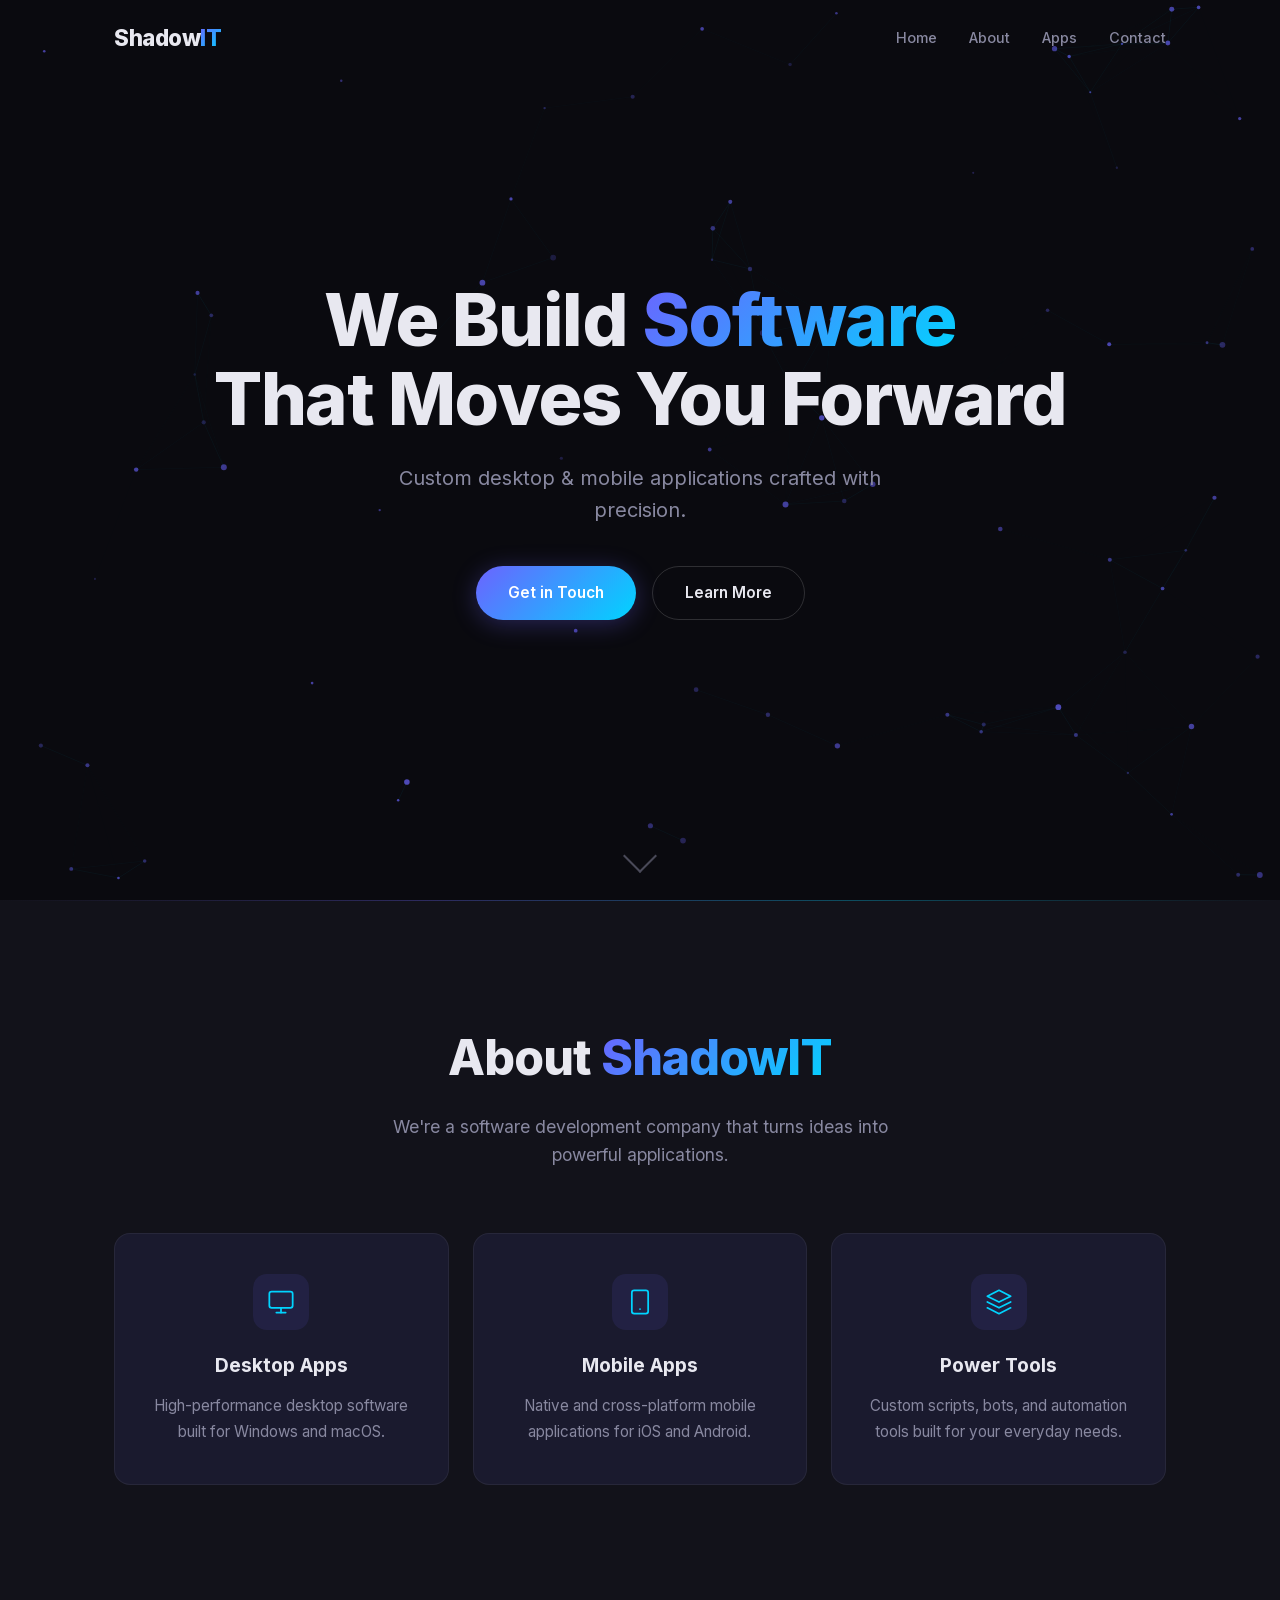
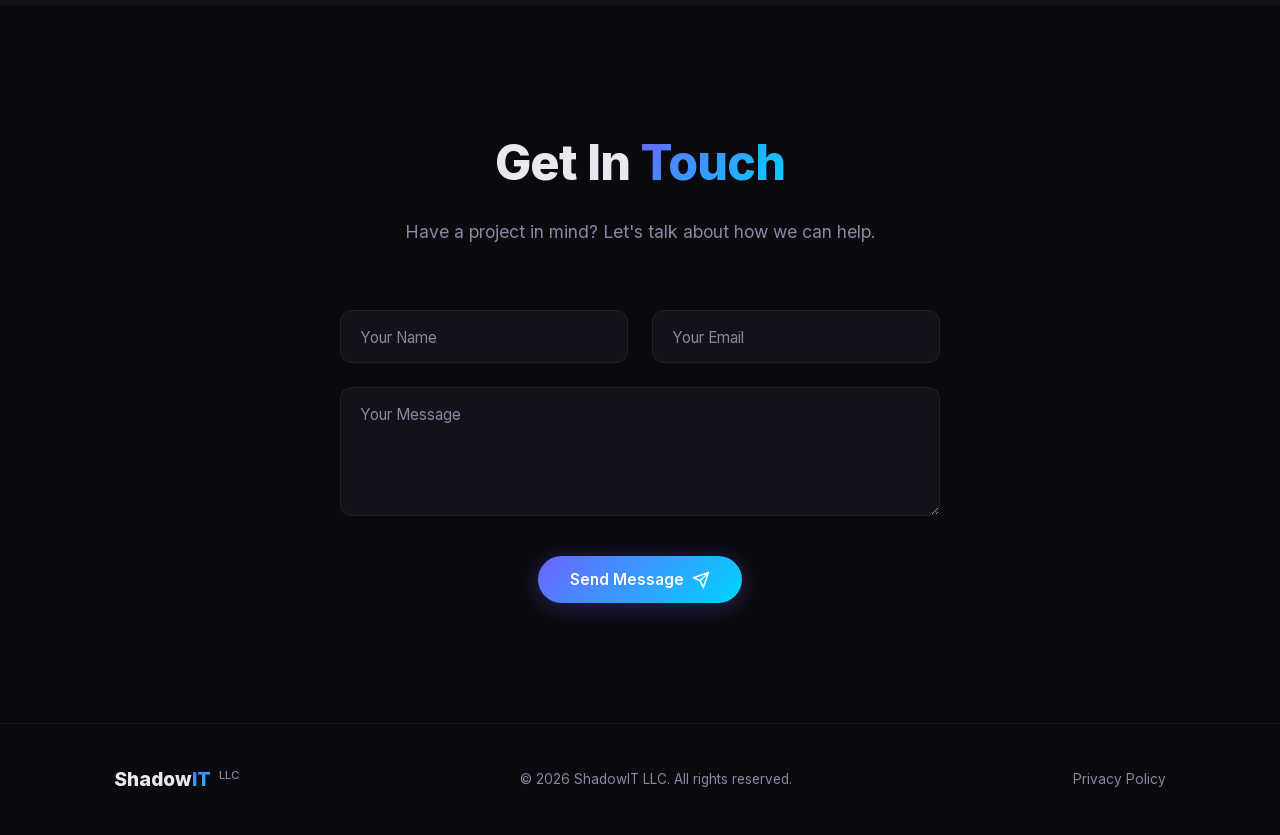
<file: index.html>
<!DOCTYPE html>
<html lang="en">
<head>
  <meta charset="UTF-8">
  <meta name="viewport" content="width=device-width, initial-scale=1.0">
  <title>ShadowIT LLC — Software Development</title>
  <meta name="description" content="ShadowIT LLC builds custom software for desktop and mobile platforms.">
  <link rel="canonical" href="https://theshadowitgroup.com/">
  <meta property="og:type" content="website">
  <meta property="og:title" content="ShadowIT LLC — Software Development">
  <meta property="og:description" content="ShadowIT LLC builds custom software for desktop and mobile platforms.">
  <meta property="og:url" content="https://theshadowitgroup.com/">
  <meta name="twitter:card" content="summary">
  <link rel="icon" type="image/svg+xml" href="/favicon.svg">
  <link rel="apple-touch-icon" href="/apple-touch-icon.png">
  <script>document.documentElement.classList.add('js');</script>
  <link rel="stylesheet" href="style.css">
</head>
<body>
  <a class="skip-link" href="#main-content">Skip to content</a>

  <!-- Navigation -->
  <nav class="navbar" id="navbar">
    <div class="nav-container">
      <a href="#" class="nav-logo">
        <span class="logo-shadow">Shadow</span><span class="logo-it">IT</span>
      </a>
      <ul class="nav-links" id="nav-links">
        <li><a href="#hero">Home</a></li>
        <li><a href="#about">About</a></li>
        <li><a href="/apps/">Apps</a></li>
        <li><a href="#contact">Contact</a></li>
      </ul>
      <button class="nav-toggle" id="nav-toggle" aria-label="Toggle menu" aria-expanded="false" aria-controls="nav-links">
        <span></span>
        <span></span>
        <span></span>
      </button>
    </div>
  </nav>

  <main id="main-content" tabindex="-1">

  <!-- Hero Section -->
  <section class="hero" id="hero">
    <canvas id="particle-canvas"></canvas>
    <div class="hero-content">
      <h1 class="hero-title fade-up">
        We Build <span class="gradient-text">Software</span><br>
        That Moves You Forward
      </h1>
      <p class="hero-subtitle fade-up">
        Custom desktop &amp; mobile applications crafted with precision.
      </p>
      <div class="hero-buttons fade-up">
        <a href="#contact" class="btn btn-primary">Get in Touch</a>
        <a href="#about" class="btn btn-outline">Learn More</a>
      </div>
    </div>
    <a href="#about" class="scroll-indicator" aria-label="Scroll down">
      <div class="scroll-arrow"></div>
    </a>
  </section>

  <!-- About Section -->
  <section class="about" id="about">
    <div class="container">
      <h2 class="section-title fade-up">About <span class="gradient-text">ShadowIT</span></h2>
      <p class="section-subtitle fade-up">
        We're a software development company that turns ideas into powerful applications.
      </p>
      <div class="about-grid">
        <div class="about-card fade-up">
          <div class="card-icon">
            <svg aria-hidden="true" viewBox="0 0 24 24" fill="none" stroke="currentColor" stroke-width="1.5" stroke-linecap="round" stroke-linejoin="round">
              <rect x="2" y="3" width="20" height="14" rx="2"/><path d="M8 21h8"/><path d="M12 17v4"/>
            </svg>
          </div>
          <h3>Desktop Apps</h3>
          <p>High-performance desktop software built for Windows and macOS.</p>
        </div>
        <div class="about-card fade-up">
          <div class="card-icon">
            <svg aria-hidden="true" viewBox="0 0 24 24" fill="none" stroke="currentColor" stroke-width="1.5" stroke-linecap="round" stroke-linejoin="round">
              <rect x="5" y="2" width="14" height="20" rx="2"/><path d="M12 18h.01"/>
            </svg>
          </div>
          <h3>Mobile Apps</h3>
          <p>Native and cross-platform mobile applications for iOS and Android.</p>
        </div>
        <div class="about-card fade-up">
          <div class="card-icon">
            <svg aria-hidden="true" viewBox="0 0 24 24" fill="none" stroke="currentColor" stroke-width="1.5" stroke-linecap="round" stroke-linejoin="round">
              <path d="M12 2L2 7l10 5 10-5-10-5z"/><path d="M2 17l10 5 10-5"/><path d="M2 12l10 5 10-5"/>
            </svg>
          </div>
          <h3>Power Tools</h3>
          <p>Custom scripts, bots, and automation tools built for your everyday needs.</p>
        </div>
      </div>
    </div>
  </section>

  <!-- Contact Section -->
  <section class="contact" id="contact">
    <div class="container">
      <h2 class="section-title fade-up">Get In <span class="gradient-text">Touch</span></h2>
      <p class="section-subtitle fade-up">
        Have a project in mind? Let's talk about how we can help.
      </p>
      <form class="contact-form fade-up" id="contact-form" action="https://formsubmit.co/1deec119cb0fc83104690aa9dcab544b" method="POST">
        <input type="hidden" name="_subject" value="New message from ShadowIT website">
        <input type="hidden" name="_next" value="https://theshadowitgroup.com">
        <input type="hidden" name="_captcha" value="false">
        <input type="text" name="_honey" style="display:none" tabindex="-1" autocomplete="off" aria-hidden="true">
        <div class="form-group">
          <input type="text" id="name" name="name" required placeholder=" ">
          <label for="name">Your Name</label>
        </div>
        <div class="form-group">
          <input type="email" id="email" name="email" required placeholder=" ">
          <label for="email">Your Email</label>
        </div>
        <div class="form-group full-width">
          <textarea id="message" name="message" rows="5" required placeholder=" "></textarea>
          <label for="message">Your Message</label>
        </div>
        <button type="submit" class="btn btn-primary btn-submit">
          <span>Send Message</span>
          <svg class="send-icon" viewBox="0 0 24 24" fill="none" stroke="currentColor" stroke-width="2" stroke-linecap="round" stroke-linejoin="round">
            <path d="M22 2L11 13"/><path d="M22 2L15 22L11 13L2 9L22 2Z"/>
          </svg>
        </button>
      </form>
    </div>
  </section>

  </main>

  <!-- Footer -->
  <footer class="footer">
    <div class="container">
      <div class="footer-content">
        <div class="footer-logo">
          <span class="logo-shadow">Shadow</span><span class="logo-it">IT</span>
          <span class="footer-llc">LLC</span>
        </div>
        <p class="footer-text">&copy; 2026 ShadowIT LLC. All rights reserved.</p>
        <a class="footer-link" href="/privacy/">Privacy Policy</a>
      </div>
    </div>
  </footer>

  <script src="script.js"></script>
</body>
</html>
</file>
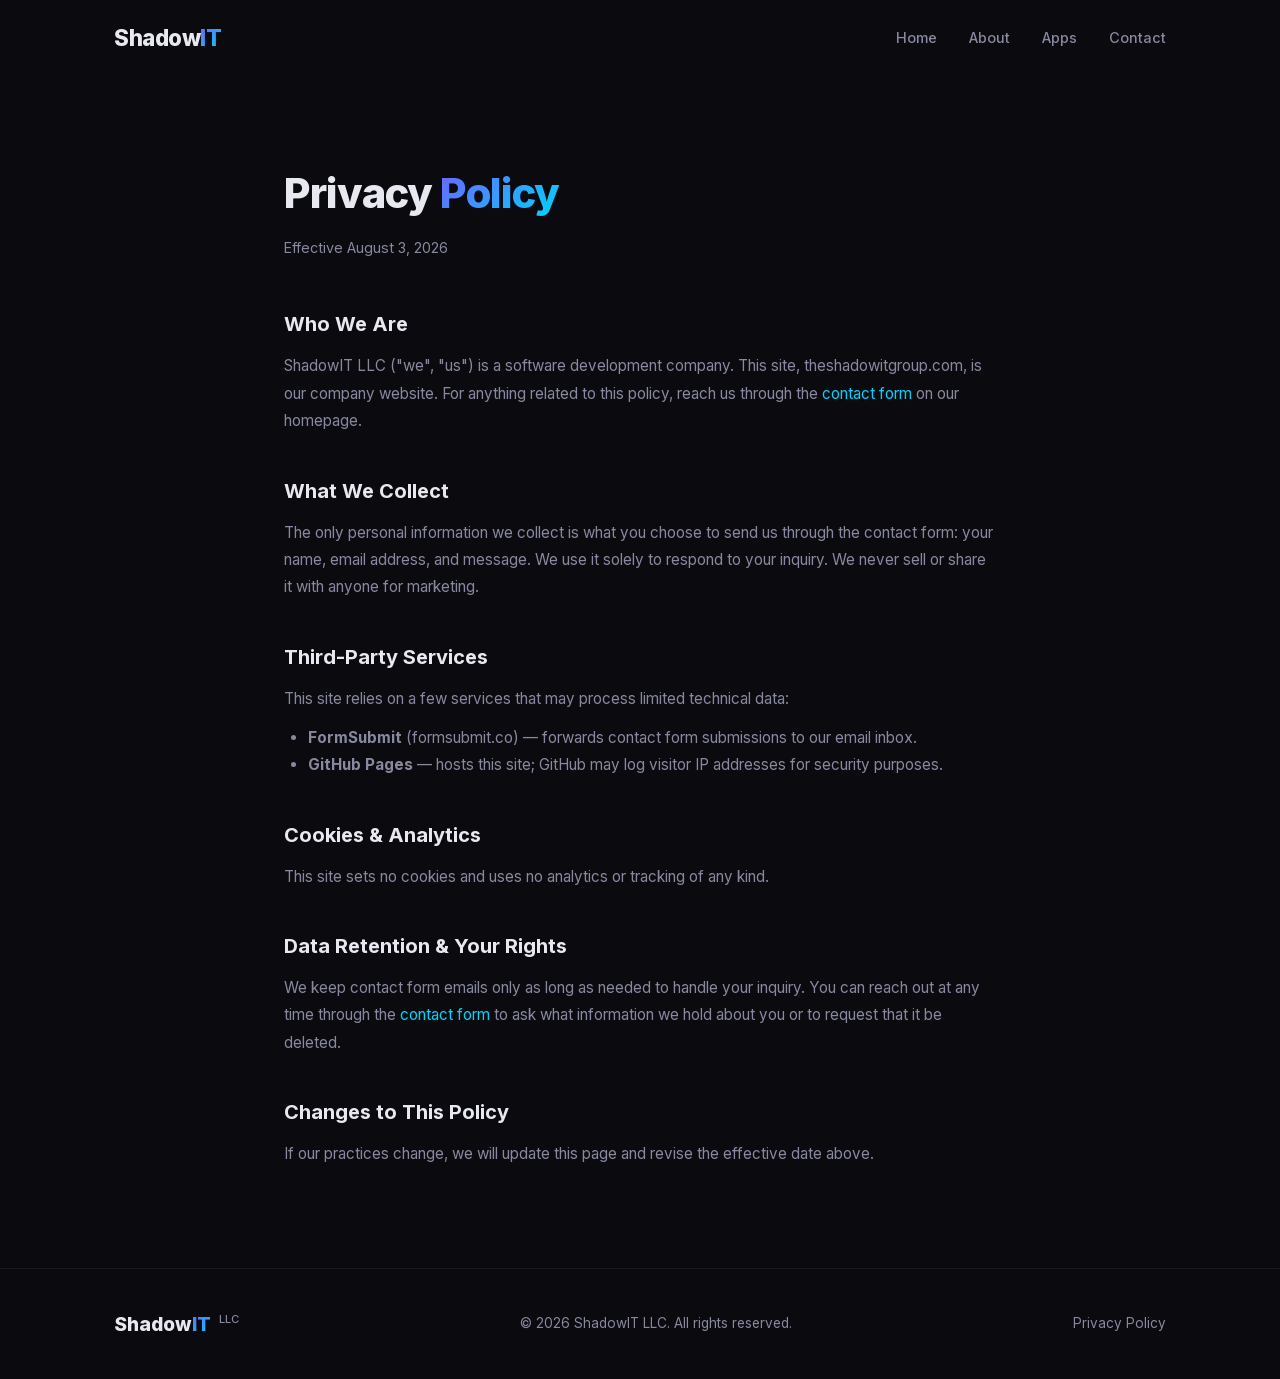
<file: privacy/index.html>
<!DOCTYPE html>
<html lang="en">
<head>
  <meta charset="UTF-8">
  <meta name="viewport" content="width=device-width, initial-scale=1.0">
  <title>Privacy Policy — ShadowIT LLC</title>
  <meta name="description" content="How ShadowIT LLC handles information collected through theshadowitgroup.com.">
  <link rel="canonical" href="https://theshadowitgroup.com/privacy/">
  <link rel="icon" type="image/svg+xml" href="/favicon.svg">
  <link rel="apple-touch-icon" href="/apple-touch-icon.png">
  <script>document.documentElement.classList.add('js');</script>
  <link rel="stylesheet" href="/style.css">
</head>
<body>
  <a class="skip-link" href="#main-content">Skip to content</a>

  <!-- Navigation -->
  <nav class="navbar scrolled" id="navbar">
    <div class="nav-container">
      <a href="/" class="nav-logo">
        <span class="logo-shadow">Shadow</span><span class="logo-it">IT</span>
      </a>
      <ul class="nav-links" id="nav-links">
        <li><a href="/">Home</a></li>
        <li><a href="/#about">About</a></li>
        <li><a href="/apps/">Apps</a></li>
        <li><a href="/#contact">Contact</a></li>
      </ul>
      <button class="nav-toggle" id="nav-toggle" aria-label="Toggle menu" aria-expanded="false" aria-controls="nav-links">
        <span></span>
        <span></span>
        <span></span>
      </button>
    </div>
  </nav>

  <main id="main-content" class="legal" tabindex="-1">
    <div class="container">
      <h1>Privacy <span class="gradient-text">Policy</span></h1>
      <p class="effective-date">Effective August 3, 2026</p>

      <h2>Who We Are</h2>
      <p>
        ShadowIT LLC ("we", "us") is a software development company. This site,
        theshadowitgroup.com, is our company website. For anything related to this
        policy, reach us through the <a href="/#contact">contact form</a> on our homepage.
      </p>

      <h2>What We Collect</h2>
      <p>
        The only personal information we collect is what you choose to send us through
        the contact form: your name, email address, and message. We use it solely to
        respond to your inquiry. We never sell or share it with anyone for marketing.
      </p>

      <h2>Third-Party Services</h2>
      <p>This site relies on a few services that may process limited technical data:</p>
      <ul>
        <li><strong>FormSubmit</strong> (formsubmit.co) — forwards contact form submissions to our email inbox.</li>
        <li><strong>GitHub Pages</strong> — hosts this site; GitHub may log visitor IP addresses for security purposes.</li>
      </ul>

      <h2>Cookies &amp; Analytics</h2>
      <p>This site sets no cookies and uses no analytics or tracking of any kind.</p>

      <h2>Data Retention &amp; Your Rights</h2>
      <p>
        We keep contact form emails only as long as needed to handle your inquiry.
        You can reach out at any time through the <a href="/#contact">contact form</a>
        to ask what information we hold about you or to request that it be deleted.
      </p>

      <h2>Changes to This Policy</h2>
      <p>
        If our practices change, we will update this page and revise the effective
        date above.
      </p>
    </div>
  </main>

  <!-- Footer -->
  <footer class="footer">
    <div class="container">
      <div class="footer-content">
        <div class="footer-logo">
          <span class="logo-shadow">Shadow</span><span class="logo-it">IT</span>
          <span class="footer-llc">LLC</span>
        </div>
        <p class="footer-text">&copy; 2026 ShadowIT LLC. All rights reserved.</p>
        <a class="footer-link" href="/privacy/">Privacy Policy</a>
      </div>
    </div>
  </footer>

  <script src="/script.js"></script>
</body>
</html>
</file>
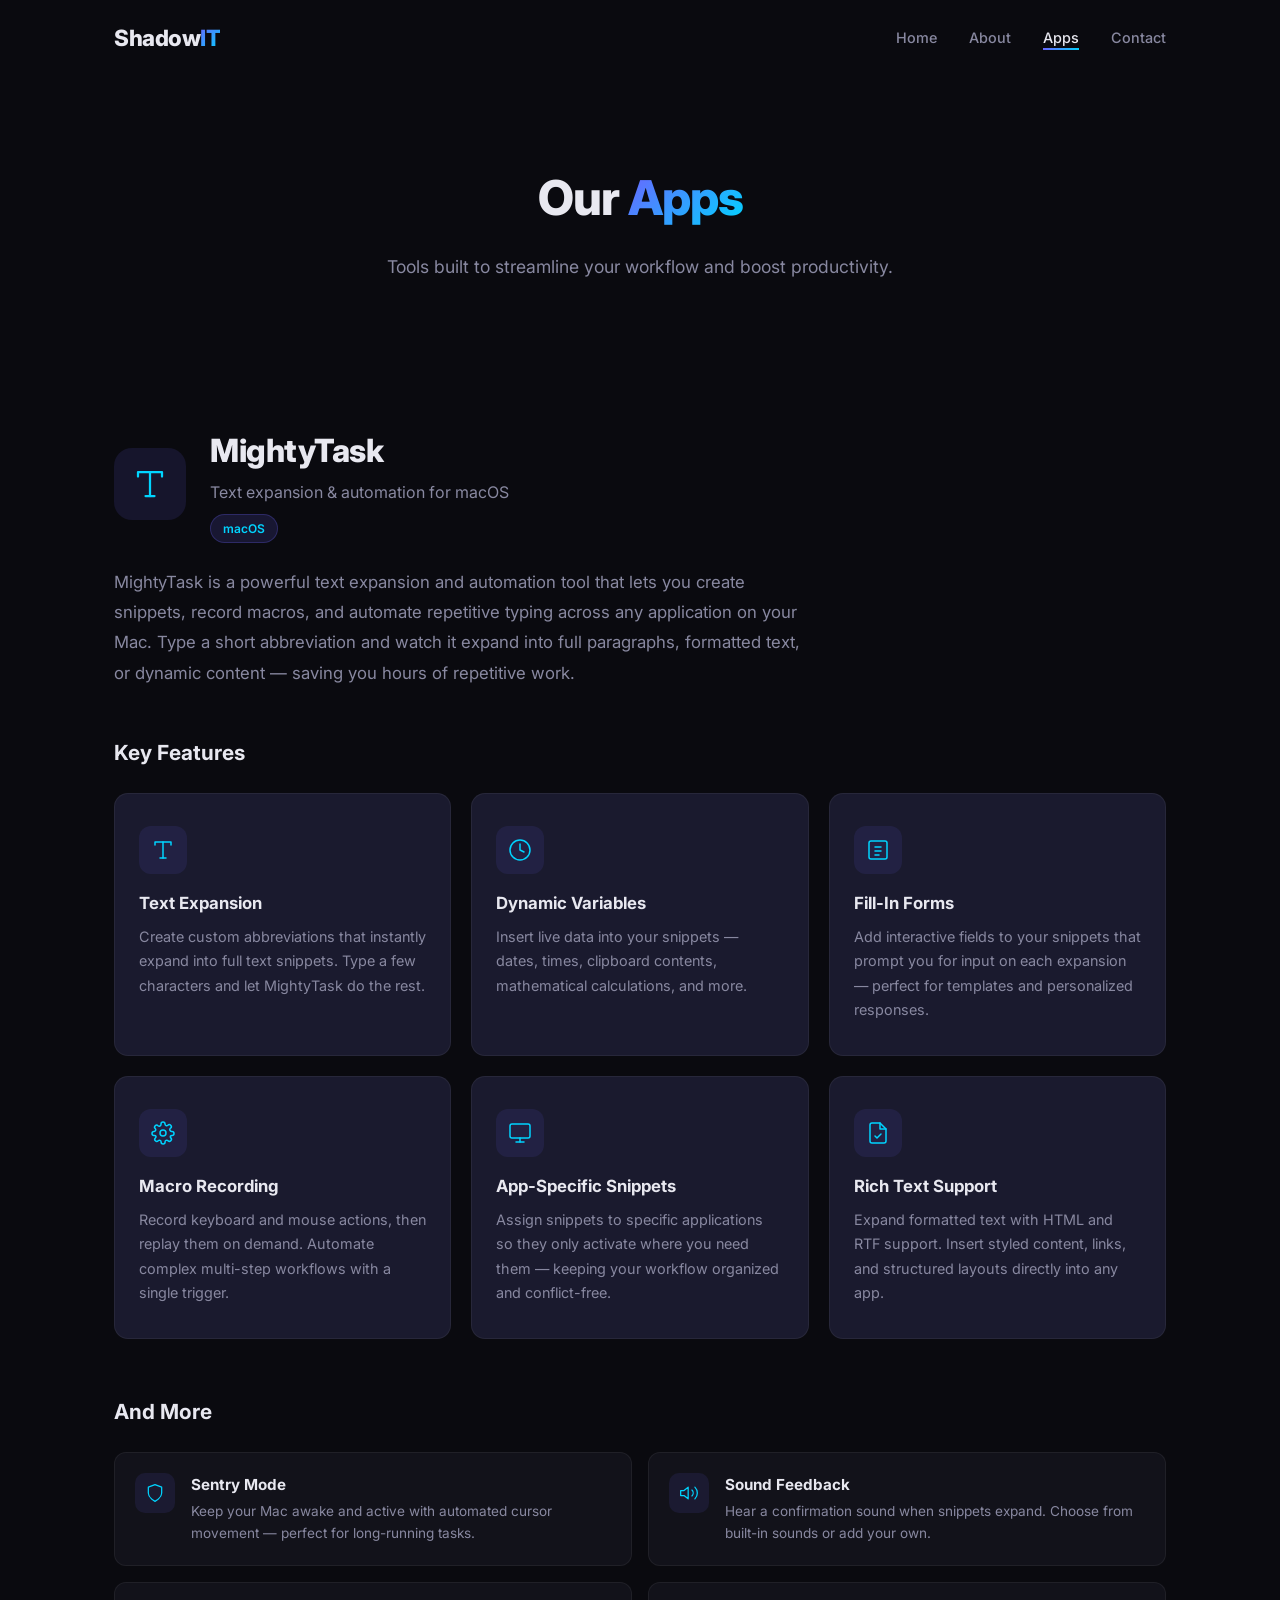
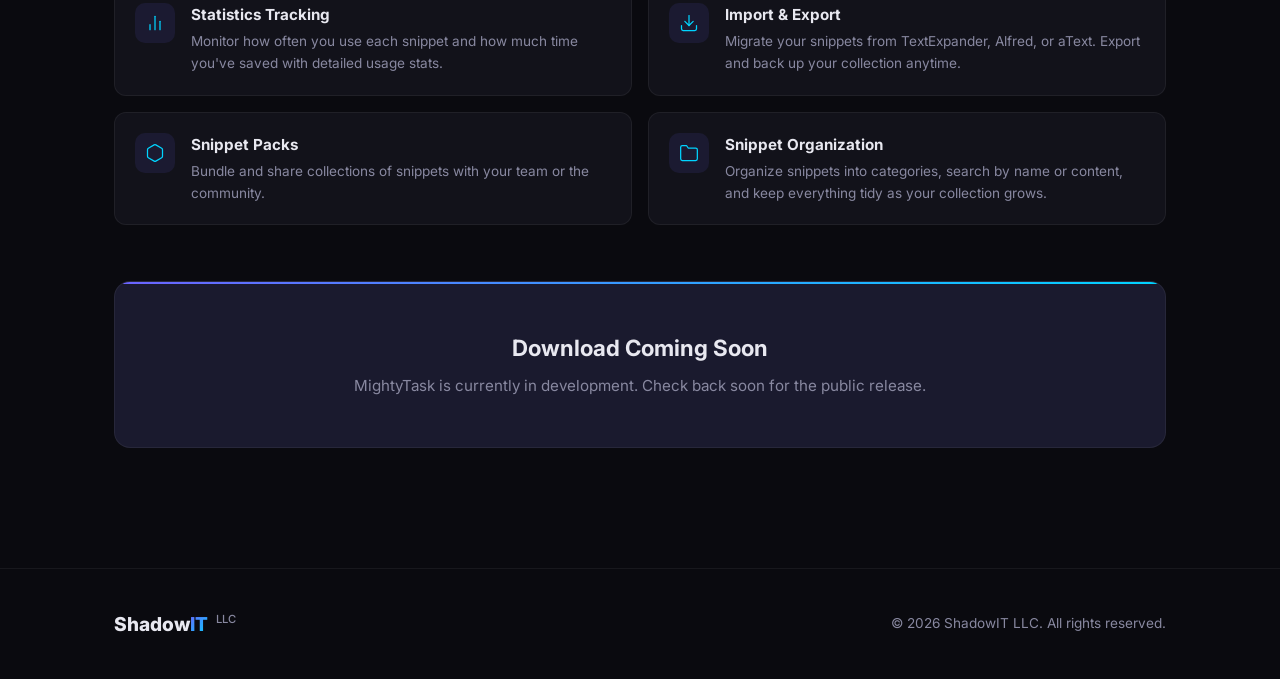
<file: apps.html>
<!DOCTYPE html>
<html lang="en">
<head>
  <meta charset="UTF-8">
  <meta name="viewport" content="width=device-width, initial-scale=1.0">
  <title>Our Apps — ShadowIT LLC</title>
  <meta name="description" content="Explore apps built by ShadowIT LLC. MightyTask — a powerful text expansion and automation tool for macOS.">
  <link rel="stylesheet" href="style.css">
  <link rel="preconnect" href="https://fonts.googleapis.com">
  <link rel="preconnect" href="https://fonts.gstatic.com" crossorigin>
  <link href="https://fonts.googleapis.com/css2?family=Inter:wght@400;500;600;700;800&display=swap" rel="stylesheet">
</head>
<body>
  <!-- Navigation -->
  <nav class="navbar scrolled" id="navbar">
    <div class="nav-container">
      <a href="index.html" class="nav-logo">
        <span class="logo-shadow">Shadow</span><span class="logo-it">IT</span>
      </a>
      <ul class="nav-links">
        <li><a href="index.html">Home</a></li>
        <li><a href="index.html#about">About</a></li>
        <li><a href="apps.html" class="active">Apps</a></li>
        <li><a href="index.html#contact">Contact</a></li>
      </ul>
      <button class="nav-toggle" id="nav-toggle" aria-label="Toggle menu">
        <span></span>
        <span></span>
        <span></span>
      </button>
    </div>
  </nav>

  <!-- Apps Hero -->
  <section class="apps-hero">
    <div class="container">
      <h1 class="section-title fade-up">Our <span class="gradient-text">Apps</span></h1>
      <p class="section-subtitle fade-up">
        Tools built to streamline your workflow and boost productivity.
      </p>
    </div>
  </section>

  <!-- MightyTask Showcase -->
  <section class="app-showcase">
    <div class="container">
      <!-- App Header -->
      <div class="app-header fade-up">
        <div class="app-icon">
          <svg viewBox="0 0 24 24" fill="none" stroke="currentColor" stroke-width="1.5" stroke-linecap="round" stroke-linejoin="round">
            <path d="M4 7V4h16v3"/><path d="M9 20h6"/><path d="M12 4v16"/>
          </svg>
        </div>
        <div class="app-info">
          <h2 class="app-name">MightyTask</h2>
          <p class="app-tagline">Text expansion &amp; automation for macOS</p>
          <span class="badge">macOS</span>
        </div>
      </div>

      <p class="app-description fade-up">
        MightyTask is a powerful text expansion and automation tool that lets you create snippets,
        record macros, and automate repetitive typing across any application on your Mac.
        Type a short abbreviation and watch it expand into full paragraphs, formatted text,
        or dynamic content — saving you hours of repetitive work.
      </p>

      <!-- Primary Features -->
      <h3 class="features-heading fade-up">Key Features</h3>
      <div class="feature-cards">
        <div class="feature-card fade-up">
          <div class="feature-icon">
            <svg viewBox="0 0 24 24" fill="none" stroke="currentColor" stroke-width="1.5" stroke-linecap="round" stroke-linejoin="round">
              <path d="M4 7V4h16v3"/><path d="M9 20h6"/><path d="M12 4v16"/>
            </svg>
          </div>
          <h4>Text Expansion</h4>
          <p>Create custom abbreviations that instantly expand into full text snippets. Type a few characters and let MightyTask do the rest.</p>
        </div>

        <div class="feature-card fade-up">
          <div class="feature-icon">
            <svg viewBox="0 0 24 24" fill="none" stroke="currentColor" stroke-width="1.5" stroke-linecap="round" stroke-linejoin="round">
              <circle cx="12" cy="12" r="10"/><path d="M12 6v6l4 2"/>
            </svg>
          </div>
          <h4>Dynamic Variables</h4>
          <p>Insert live data into your snippets — dates, times, clipboard contents, mathematical calculations, and more.</p>
        </div>

        <div class="feature-card fade-up">
          <div class="feature-icon">
            <svg viewBox="0 0 24 24" fill="none" stroke="currentColor" stroke-width="1.5" stroke-linecap="round" stroke-linejoin="round">
              <rect x="3" y="3" width="18" height="18" rx="2"/><path d="M9 9h6"/><path d="M9 13h6"/><path d="M9 17h4"/>
            </svg>
          </div>
          <h4>Fill-In Forms</h4>
          <p>Add interactive fields to your snippets that prompt you for input on each expansion — perfect for templates and personalized responses.</p>
        </div>

        <div class="feature-card fade-up">
          <div class="feature-icon">
            <svg viewBox="0 0 24 24" fill="none" stroke="currentColor" stroke-width="1.5" stroke-linecap="round" stroke-linejoin="round">
              <circle cx="12" cy="12" r="3"/><path d="M19.4 15a1.65 1.65 0 00.33 1.82l.06.06a2 2 0 01-2.83 2.83l-.06-.06a1.65 1.65 0 00-1.82-.33 1.65 1.65 0 00-1 1.51V21a2 2 0 01-4 0v-.09a1.65 1.65 0 00-1-1.51 1.65 1.65 0 00-1.82.33l-.06.06a2 2 0 01-2.83-2.83l.06-.06A1.65 1.65 0 005 15.4a1.65 1.65 0 00-1.51-1H3a2 2 0 010-4h.09A1.65 1.65 0 004.6 9.4a1.65 1.65 0 00-.33-1.82l-.06-.06a2 2 0 012.83-2.83l.06.06A1.65 1.65 0 009 5a1.65 1.65 0 001-1.51V3a2 2 0 014 0v.09a1.65 1.65 0 001 1.51 1.65 1.65 0 001.82-.33l.06-.06a2 2 0 012.83 2.83l-.06.06A1.65 1.65 0 0019 9.4a1.65 1.65 0 001.51 1H21a2 2 0 010 4h-.09a1.65 1.65 0 00-1.51 1z"/>
            </svg>
          </div>
          <h4>Macro Recording</h4>
          <p>Record keyboard and mouse actions, then replay them on demand. Automate complex multi-step workflows with a single trigger.</p>
        </div>

        <div class="feature-card fade-up">
          <div class="feature-icon">
            <svg viewBox="0 0 24 24" fill="none" stroke="currentColor" stroke-width="1.5" stroke-linecap="round" stroke-linejoin="round">
              <rect x="2" y="3" width="20" height="14" rx="2"/><path d="M8 21h8"/><path d="M12 17v4"/>
            </svg>
          </div>
          <h4>App-Specific Snippets</h4>
          <p>Assign snippets to specific applications so they only activate where you need them — keeping your workflow organized and conflict-free.</p>
        </div>

        <div class="feature-card fade-up">
          <div class="feature-icon">
            <svg viewBox="0 0 24 24" fill="none" stroke="currentColor" stroke-width="1.5" stroke-linecap="round" stroke-linejoin="round">
              <path d="M14 2H6a2 2 0 00-2 2v16a2 2 0 002 2h12a2 2 0 002-2V8z"/><polyline points="14 2 14 8 20 8"/><path d="M9 15l2 2 4-4"/>
            </svg>
          </div>
          <h4>Rich Text Support</h4>
          <p>Expand formatted text with HTML and RTF support. Insert styled content, links, and structured layouts directly into any app.</p>
        </div>
      </div>

      <!-- Additional Features -->
      <h3 class="features-heading fade-up">And More</h3>
      <div class="detail-grid">
        <div class="detail-item fade-up">
          <div class="detail-icon">
            <svg viewBox="0 0 24 24" fill="none" stroke="currentColor" stroke-width="1.5" stroke-linecap="round" stroke-linejoin="round">
              <path d="M12 22s8-4 8-10V5l-8-3-8 3v7c0 6 8 10 8 10z"/>
            </svg>
          </div>
          <div>
            <h4>Sentry Mode</h4>
            <p>Keep your Mac awake and active with automated cursor movement — perfect for long-running tasks.</p>
          </div>
        </div>

        <div class="detail-item fade-up">
          <div class="detail-icon">
            <svg viewBox="0 0 24 24" fill="none" stroke="currentColor" stroke-width="1.5" stroke-linecap="round" stroke-linejoin="round">
              <polygon points="11 5 6 9 2 9 2 15 6 15 11 19 11 5"/><path d="M19.07 4.93a10 10 0 010 14.14"/><path d="M15.54 8.46a5 5 0 010 7.07"/>
            </svg>
          </div>
          <div>
            <h4>Sound Feedback</h4>
            <p>Hear a confirmation sound when snippets expand. Choose from built-in sounds or add your own.</p>
          </div>
        </div>

        <div class="detail-item fade-up">
          <div class="detail-icon">
            <svg viewBox="0 0 24 24" fill="none" stroke="currentColor" stroke-width="1.5" stroke-linecap="round" stroke-linejoin="round">
              <path d="M18 20V10"/><path d="M12 20V4"/><path d="M6 20v-6"/>
            </svg>
          </div>
          <div>
            <h4>Statistics Tracking</h4>
            <p>Monitor how often you use each snippet and how much time you've saved with detailed usage stats.</p>
          </div>
        </div>

        <div class="detail-item fade-up">
          <div class="detail-icon">
            <svg viewBox="0 0 24 24" fill="none" stroke="currentColor" stroke-width="1.5" stroke-linecap="round" stroke-linejoin="round">
              <path d="M21 15v4a2 2 0 01-2 2H5a2 2 0 01-2-2v-4"/><polyline points="7 10 12 15 17 10"/><line x1="12" y1="15" x2="12" y2="3"/>
            </svg>
          </div>
          <div>
            <h4>Import &amp; Export</h4>
            <p>Migrate your snippets from TextExpander, Alfred, or aText. Export and back up your collection anytime.</p>
          </div>
        </div>

        <div class="detail-item fade-up">
          <div class="detail-icon">
            <svg viewBox="0 0 24 24" fill="none" stroke="currentColor" stroke-width="1.5" stroke-linecap="round" stroke-linejoin="round">
              <path d="M21 16V8a2 2 0 00-1-1.73l-7-4a2 2 0 00-2 0l-7 4A2 2 0 003 8v8a2 2 0 001 1.73l7 4a2 2 0 002 0l7-4A2 2 0 0021 16z"/>
            </svg>
          </div>
          <div>
            <h4>Snippet Packs</h4>
            <p>Bundle and share collections of snippets with your team or the community.</p>
          </div>
        </div>

        <div class="detail-item fade-up">
          <div class="detail-icon">
            <svg viewBox="0 0 24 24" fill="none" stroke="currentColor" stroke-width="1.5" stroke-linecap="round" stroke-linejoin="round">
              <path d="M22 19a2 2 0 01-2 2H4a2 2 0 01-2-2V5a2 2 0 012-2h5l2 3h9a2 2 0 012 2z"/>
            </svg>
          </div>
          <div>
            <h4>Snippet Organization</h4>
            <p>Organize snippets into categories, search by name or content, and keep everything tidy as your collection grows.</p>
          </div>
        </div>
      </div>

      <!-- Coming Soon CTA -->
      <div class="cta-card fade-up">
        <h3>Download Coming Soon</h3>
        <p>MightyTask is currently in development. Check back soon for the public release.</p>
      </div>
    </div>
  </section>

  <!-- Footer -->
  <footer class="footer">
    <div class="container">
      <div class="footer-content">
        <div class="footer-logo">
          <span class="logo-shadow">Shadow</span><span class="logo-it">IT</span>
          <span class="footer-llc">LLC</span>
        </div>
        <p class="footer-text">&copy; 2026 ShadowIT LLC. All rights reserved.</p>
      </div>
    </div>
  </footer>

  <script src="script.js"></script>
</body>
</html>
</file>
<file: style.css>
/* ===== Self-hosted Font ===== */
@font-face {
  font-family: 'Inter';
  font-style: normal;
  font-weight: 100 900;
  font-display: swap;
  src: url('fonts/inter-variable-latin.woff2') format('woff2');
}

/* ===== Reset & Base ===== */
*, *::before, *::after {
  margin: 0;
  padding: 0;
  box-sizing: border-box;
}

:root {
  --bg-primary: #0a0a0f;
  --bg-secondary: #12121a;
  --bg-card: #1a1a2e;
  --text-primary: #e8e8f0;
  --text-secondary: #8888a0;
  --accent-1: #6c63ff;
  --accent-2: #00d4ff;
  --accent-gradient: linear-gradient(135deg, var(--accent-1), var(--accent-2));
  --border-color: rgba(255, 255, 255, 0.06);
  --glow: 0 0 40px rgba(108, 99, 255, 0.15);
}

html {
  scroll-behavior: smooth;
}

body {
  font-family: 'Inter', -apple-system, BlinkMacSystemFont, sans-serif;
  background-color: var(--bg-primary);
  color: var(--text-primary);
  line-height: 1.6;
  overflow-x: hidden;
}

a {
  text-decoration: none;
  color: inherit;
}

.container {
  max-width: 1100px;
  margin: 0 auto;
  padding: 0 24px;
}

.gradient-text {
  background: var(--accent-gradient);
  -webkit-background-clip: text;
  -webkit-text-fill-color: transparent;
  background-clip: text;
}

/* ===== Navbar ===== */
.navbar {
  position: fixed;
  top: 0;
  left: 0;
  right: 0;
  z-index: 1000;
  padding: 20px 0;
  transition: background 0.3s, padding 0.3s, box-shadow 0.3s;
}

.navbar.scrolled {
  background: rgba(10, 10, 15, 0.92);
  backdrop-filter: blur(16px);
  padding: 12px 0;
  box-shadow: 0 1px 0 var(--border-color);
}

.nav-container {
  max-width: 1100px;
  margin: 0 auto;
  padding: 0 24px;
  display: flex;
  align-items: center;
  justify-content: space-between;
}

.nav-logo {
  font-size: 1.4rem;
  font-weight: 800;
  letter-spacing: -0.5px;
}

.logo-shadow {
  color: var(--text-primary);
}

.logo-it {
  background: var(--accent-gradient);
  -webkit-background-clip: text;
  -webkit-text-fill-color: transparent;
  background-clip: text;
}

.nav-links {
  list-style: none;
  display: flex;
  gap: 32px;
}

.nav-links a {
  font-size: 0.9rem;
  font-weight: 500;
  color: var(--text-secondary);
  transition: color 0.3s;
  position: relative;
}

.nav-links a::after {
  content: '';
  position: absolute;
  bottom: -4px;
  left: 0;
  width: 0;
  height: 2px;
  background: var(--accent-gradient);
  transition: width 0.3s;
}

.nav-links a:hover {
  color: var(--text-primary);
}

.nav-links a:hover::after {
  width: 100%;
}

.nav-toggle {
  display: none;
  flex-direction: column;
  gap: 5px;
  background: none;
  border: none;
  cursor: pointer;
  padding: 4px;
}

.nav-toggle span {
  width: 24px;
  height: 2px;
  background: var(--text-primary);
  transition: transform 0.3s, opacity 0.3s;
}

.nav-toggle.active span:nth-child(1) {
  transform: rotate(45deg) translate(5px, 5px);
}

.nav-toggle.active span:nth-child(2) {
  opacity: 0;
}

.nav-toggle.active span:nth-child(3) {
  transform: rotate(-45deg) translate(5px, -5px);
}

/* ===== Hero ===== */
.hero {
  position: relative;
  min-height: 100vh;
  display: flex;
  align-items: center;
  justify-content: center;
  text-align: center;
  overflow: hidden;
}

#particle-canvas {
  position: absolute;
  top: 0;
  left: 0;
  width: 100%;
  height: 100%;
  pointer-events: none;
}

.hero-content {
  position: relative;
  z-index: 1;
  padding: 0 24px;
}

.hero-title {
  font-size: clamp(2.4rem, 6vw, 4.5rem);
  font-weight: 800;
  line-height: 1.1;
  letter-spacing: -1.5px;
  margin-bottom: 24px;
}

.hero-subtitle {
  font-size: clamp(1rem, 2vw, 1.25rem);
  color: var(--text-secondary);
  max-width: 500px;
  margin: 0 auto 40px;
}

.hero-buttons {
  display: flex;
  gap: 16px;
  justify-content: center;
  flex-wrap: wrap;
}

/* ===== Buttons ===== */
.btn {
  display: inline-flex;
  align-items: center;
  gap: 8px;
  padding: 14px 32px;
  border-radius: 50px;
  font-size: 0.95rem;
  font-weight: 600;
  font-family: inherit;
  cursor: pointer;
  transition: transform 0.2s, box-shadow 0.3s;
}

.btn:hover {
  transform: translateY(-2px);
}

.btn-primary {
  background: var(--accent-gradient);
  color: #fff;
  border: none;
  box-shadow: 0 4px 24px rgba(108, 99, 255, 0.3);
}

.btn-primary:hover {
  box-shadow: 0 8px 32px rgba(108, 99, 255, 0.45);
}

.btn-outline {
  background: transparent;
  color: var(--text-primary);
  border: 1.5px solid rgba(255, 255, 255, 0.15);
}

.btn-outline:hover {
  border-color: var(--accent-1);
  box-shadow: 0 0 20px rgba(108, 99, 255, 0.15);
}

/* ===== Scroll Indicator ===== */
.scroll-indicator {
  position: absolute;
  bottom: 32px;
  left: 50%;
  transform: translateX(-50%);
  z-index: 1;
  cursor: pointer;
}

.scroll-arrow {
  width: 24px;
  height: 24px;
  border-right: 2px solid var(--text-secondary);
  border-bottom: 2px solid var(--text-secondary);
  transform: rotate(45deg);
  animation: bounce 2s infinite;
  opacity: 0.5;
}

@keyframes bounce {
  0%, 20%, 50%, 80%, 100% { transform: rotate(45deg) translateY(0); }
  40% { transform: rotate(45deg) translateY(8px); }
  60% { transform: rotate(45deg) translateY(4px); }
}

/* ===== About Section ===== */
.about {
  padding: 120px 0;
  background: var(--bg-secondary);
  position: relative;
}

.about::before {
  content: '';
  position: absolute;
  top: 0;
  left: 0;
  right: 0;
  height: 1px;
  background: linear-gradient(90deg, transparent, var(--accent-1), var(--accent-2), transparent);
  opacity: 0.3;
}

.section-title {
  font-size: clamp(2rem, 4vw, 3rem);
  font-weight: 800;
  text-align: center;
  letter-spacing: -1px;
  margin-bottom: 16px;
}

.section-subtitle {
  text-align: center;
  color: var(--text-secondary);
  font-size: 1.1rem;
  max-width: 550px;
  margin: 0 auto 64px;
}

.about-grid {
  display: grid;
  grid-template-columns: repeat(3, 1fr);
  gap: 24px;
}

.about-card {
  background: var(--bg-card);
  border: 1px solid var(--border-color);
  border-radius: 16px;
  padding: 40px 32px;
  text-align: center;
  transition: transform 0.3s, box-shadow 0.3s, border-color 0.3s;
}

.about-card:hover {
  transform: translateY(-8px);
  box-shadow: var(--glow);
  border-color: rgba(108, 99, 255, 0.2);
}

.card-icon {
  width: 56px;
  height: 56px;
  margin: 0 auto 20px;
  display: flex;
  align-items: center;
  justify-content: center;
  border-radius: 14px;
  background: rgba(108, 99, 255, 0.1);
}

.card-icon svg {
  width: 28px;
  height: 28px;
  color: var(--accent-2);
}

.about-card h3 {
  font-size: 1.2rem;
  font-weight: 700;
  margin-bottom: 12px;
}

.about-card p {
  color: var(--text-secondary);
  font-size: 0.95rem;
  line-height: 1.7;
}

/* ===== Contact Section ===== */
.contact {
  padding: 120px 0;
  background: var(--bg-primary);
}

.contact-form {
  max-width: 600px;
  margin: 0 auto;
  display: grid;
  grid-template-columns: 1fr 1fr;
  gap: 24px;
}

.form-group {
  position: relative;
}

.form-group.full-width {
  grid-column: 1 / -1;
}

.form-group input,
.form-group textarea {
  width: 100%;
  padding: 16px 20px;
  background: var(--bg-secondary);
  border: 1.5px solid var(--border-color);
  border-radius: 12px;
  color: var(--text-primary);
  font-size: 0.95rem;
  font-family: inherit;
  transition: border-color 0.3s, box-shadow 0.3s;
  outline: none;
}

.form-group textarea {
  resize: vertical;
  min-height: 120px;
}

.form-group input:focus,
.form-group textarea:focus {
  border-color: var(--accent-1);
  box-shadow: 0 0 0 3px rgba(108, 99, 255, 0.1);
}

.form-group label {
  position: absolute;
  top: 16px;
  left: 20px;
  font-size: 0.95rem;
  color: var(--text-secondary);
  pointer-events: none;
  transition: all 0.2s;
}

.form-group input:focus + label,
.form-group input:not(:placeholder-shown) + label,
.form-group textarea:focus + label,
.form-group textarea:not(:placeholder-shown) + label {
  top: -10px;
  left: 14px;
  font-size: 0.75rem;
  color: var(--accent-2);
  background: var(--bg-primary);
  padding: 0 6px;
}

.btn-submit {
  grid-column: 1 / -1;
  justify-content: center;
  width: fit-content;
  margin: 8px auto 0;
}

.send-icon {
  width: 18px;
  height: 18px;
}

/* ===== Footer ===== */
.footer {
  padding: 40px 0;
  border-top: 1px solid var(--border-color);
}

.footer-content {
  display: flex;
  align-items: center;
  justify-content: space-between;
}

.footer-logo {
  font-size: 1.2rem;
  font-weight: 800;
}

.footer-llc {
  font-size: 0.7rem;
  color: var(--text-secondary);
  font-weight: 500;
  margin-left: 4px;
  vertical-align: super;
}

.footer-text {
  color: var(--text-secondary);
  font-size: 0.85rem;
}

/* ===== Active Nav Link ===== */
.nav-links a.active {
  color: var(--text-primary);
}

.nav-links a.active::after {
  width: 100%;
}

/* ===== Apps Hero ===== */
.apps-hero {
  padding: 160px 0 80px;
  background: var(--bg-primary);
  text-align: center;
}

/* ===== App Showcase ===== */
.app-showcase {
  padding: 0 0 120px;
  background: var(--bg-primary);
}

.app-header {
  display: flex;
  align-items: center;
  gap: 24px;
  margin-bottom: 24px;
}

.app-icon {
  width: 72px;
  height: 72px;
  border-radius: 18px;
  background: rgba(108, 99, 255, 0.12);
  display: flex;
  align-items: center;
  justify-content: center;
  flex-shrink: 0;
}

.app-icon svg {
  width: 36px;
  height: 36px;
  color: var(--accent-2);
}

.app-name {
  font-size: 2rem;
  font-weight: 800;
  letter-spacing: -0.5px;
}

.app-tagline {
  color: var(--text-secondary);
  font-size: 1rem;
  margin-top: 4px;
}

.badge {
  display: inline-block;
  padding: 4px 12px;
  border-radius: 20px;
  font-size: 0.75rem;
  font-weight: 600;
  background: rgba(108, 99, 255, 0.15);
  color: var(--accent-2);
  border: 1px solid rgba(108, 99, 255, 0.25);
  margin-top: 8px;
}

.app-description {
  color: var(--text-secondary);
  font-size: 1.05rem;
  line-height: 1.8;
  max-width: 700px;
  margin-bottom: 48px;
}

.features-heading {
  font-size: 1.3rem;
  font-weight: 700;
  margin-bottom: 24px;
  color: var(--text-primary);
}

/* Feature Cards Grid */
.feature-cards {
  display: grid;
  grid-template-columns: repeat(3, 1fr);
  gap: 20px;
  margin-bottom: 56px;
}

.feature-card {
  background: var(--bg-card);
  border: 1px solid var(--border-color);
  border-radius: 14px;
  padding: 32px 24px;
  transition: transform 0.3s, box-shadow 0.3s, border-color 0.3s;
}

.feature-card:hover {
  transform: translateY(-4px);
  box-shadow: var(--glow);
  border-color: rgba(108, 99, 255, 0.2);
}

.feature-icon {
  width: 48px;
  height: 48px;
  border-radius: 12px;
  background: rgba(108, 99, 255, 0.1);
  display: flex;
  align-items: center;
  justify-content: center;
  margin-bottom: 16px;
}

.feature-icon svg {
  width: 24px;
  height: 24px;
  color: var(--accent-2);
}

.feature-card h4 {
  font-size: 1.05rem;
  font-weight: 700;
  margin-bottom: 8px;
}

.feature-card p {
  color: var(--text-secondary);
  font-size: 0.9rem;
  line-height: 1.7;
}

/* Detail Grid */
.detail-grid {
  display: grid;
  grid-template-columns: repeat(2, 1fr);
  gap: 16px;
  margin-bottom: 56px;
}

.detail-item {
  display: flex;
  align-items: flex-start;
  gap: 16px;
  padding: 20px;
  background: var(--bg-secondary);
  border: 1px solid var(--border-color);
  border-radius: 12px;
  transition: border-color 0.3s;
}

.detail-item:hover {
  border-color: rgba(108, 99, 255, 0.2);
}

.detail-icon {
  width: 40px;
  height: 40px;
  border-radius: 10px;
  background: rgba(108, 99, 255, 0.1);
  display: flex;
  align-items: center;
  justify-content: center;
  flex-shrink: 0;
}

.detail-icon svg {
  width: 20px;
  height: 20px;
  color: var(--accent-2);
}

.detail-item h4 {
  font-size: 0.95rem;
  font-weight: 700;
  margin-bottom: 4px;
}

.detail-item p {
  color: var(--text-secondary);
  font-size: 0.85rem;
  line-height: 1.6;
}

/* CTA Card */
.cta-card {
  text-align: center;
  padding: 48px 32px;
  background: var(--bg-card);
  border: 1px solid var(--border-color);
  border-radius: 16px;
  position: relative;
  overflow: hidden;
}

.cta-card::before {
  content: '';
  position: absolute;
  top: 0;
  left: 0;
  right: 0;
  height: 2px;
  background: var(--accent-gradient);
}

.cta-card h3 {
  font-size: 1.4rem;
  font-weight: 700;
  margin-bottom: 8px;
}

.cta-card p {
  color: var(--text-secondary);
  font-size: 0.95rem;
}

/* ===== App Accordion ===== */
.app-accordion {
  background: var(--bg-card);
  border: 1px solid var(--border-color);
  border-radius: 16px;
  overflow: hidden;
  margin-bottom: 24px;
  transition: border-color 0.3s, box-shadow 0.3s;
}

.app-accordion:hover {
  border-color: rgba(108, 99, 255, 0.2);
  box-shadow: var(--glow);
}

.app-accordion-header {
  display: flex;
  align-items: center;
  justify-content: space-between;
  width: 100%;
  padding: 32px;
  background: none;
  border: none;
  cursor: pointer;
  color: inherit;
  font-family: inherit;
  text-align: left;
  transition: background 0.2s;
}

.app-accordion-header:hover {
  background: rgba(108, 99, 255, 0.04);
}

.app-header-left {
  display: flex;
  align-items: center;
  gap: 24px;
}

.app-accordion-chevron {
  width: 32px;
  height: 32px;
  display: flex;
  align-items: center;
  justify-content: center;
  flex-shrink: 0;
  transition: transform 0.4s cubic-bezier(0.4, 0, 0.2, 1);
}

.app-accordion-chevron svg {
  width: 24px;
  height: 24px;
  color: var(--text-secondary);
  transition: color 0.3s;
}

.app-accordion.open .app-accordion-chevron {
  transform: rotate(180deg);
}

.app-accordion.open .app-accordion-chevron svg {
  color: var(--accent-2);
}

/* ponytail: grid 0fr→1fr instead of a max-height cap — no clipping at any content height */
.app-accordion-body {
  display: grid;
  grid-template-rows: 0fr;
  visibility: hidden;
  transition: grid-template-rows 0.5s cubic-bezier(0.4, 0, 0.2, 1), visibility 0s 0.5s;
}

.app-accordion.open .app-accordion-body {
  grid-template-rows: 1fr;
  visibility: visible;
  transition: grid-template-rows 0.7s cubic-bezier(0.4, 0, 0.2, 1), visibility 0s;
}

.app-accordion-content {
  overflow: hidden;
  min-height: 0;
  /* bottom spacing lives on the last child — padding here would floor the 0fr track above 0 */
  padding: 0 32px;
  opacity: 0;
  transform: translateY(-8px);
  transition: opacity 0.3s ease, transform 0.3s ease;
}

.app-accordion.open .app-accordion-content {
  opacity: 1;
  transform: translateY(0);
  transition: opacity 0.4s ease 0.15s, transform 0.4s ease 0.15s;
}

/* Override app-header styles inside accordion */
.app-accordion .app-header {
  margin-bottom: 0;
}

/* Accordion feature cards inherit existing styles */
.app-accordion .app-description {
  margin-bottom: 40px;
}

.app-accordion .cta-card {
  margin-top: 8px;
  margin-bottom: 32px;
}

@media (max-width: 768px) {
  .app-accordion-header {
    padding: 24px 20px;
  }

  .app-header-left {
    flex-direction: column;
    gap: 12px;
    text-align: center;
    align-items: center;
  }

  .app-accordion-content {
    padding: 0 20px;
  }

  .app-accordion .cta-card {
    margin-bottom: 24px;
  }
}

/* ===== Fade-up Animation ===== */
/* Hidden-until-scroll only when JS is running — no-JS visitors see everything */
.js .fade-up {
  opacity: 0;
  transform: translateY(30px);
  transition: opacity 0.7s ease, transform 0.7s ease;
}

.fade-up.visible {
  opacity: 1;
  transform: translateY(0);
}

/* ===== Form Success State ===== */
.form-success {
  text-align: center;
  padding: 40px;
  grid-column: 1 / -1;
  display: flex;
  flex-direction: column;
  align-items: center;
  justify-content: center;
}

.form-success svg {
  width: 56px;
  height: 56px;
  color: #22c55e;
  margin-bottom: 16px;
}

.form-success h3 {
  font-size: 1.3rem;
  margin-bottom: 8px;
}

.form-success p {
  color: var(--text-secondary);
}

/* ===== Responsive ===== */
@media (max-width: 768px) {
  .nav-links {
    display: none;
    position: absolute;
    top: 100%;
    left: 0;
    right: 0;
    background: rgba(10, 10, 15, 0.96);
    backdrop-filter: blur(16px);
    flex-direction: column;
    align-items: center;
    padding: 24px 0;
    gap: 20px;
    border-bottom: 1px solid var(--border-color);
  }

  .nav-links.open {
    display: flex;
  }

  .nav-toggle {
    display: flex;
  }

  .about-grid {
    grid-template-columns: 1fr;
    max-width: 400px;
    margin: 0 auto;
  }

  .contact-form {
    grid-template-columns: 1fr;
  }

  .footer-content {
    flex-direction: column;
    gap: 12px;
    text-align: center;
  }

  .feature-cards {
    grid-template-columns: repeat(2, 1fr);
  }

  .detail-grid {
    grid-template-columns: 1fr;
  }

  .app-header {
    flex-direction: column;
    text-align: center;
  }
}

@media (max-width: 480px) {
  .feature-cards {
    grid-template-columns: 1fr;
  }
}

/* ===== Accessibility ===== */
.skip-link {
  position: fixed;
  top: -60px;
  left: 16px;
  z-index: 1001;
  padding: 10px 18px;
  background: var(--bg-card);
  border: 1px solid var(--accent-1);
  border-radius: 8px;
  font-weight: 600;
  transition: top 0.2s;
}

.skip-link:focus {
  top: 12px;
}

a:focus-visible,
button:focus-visible {
  outline: 2px solid var(--accent-2);
  outline-offset: 3px;
}

@media (prefers-reduced-motion: reduce) {
  html {
    scroll-behavior: auto;
  }

  *, *::before, *::after {
    animation-duration: 0.01ms !important;
    animation-iteration-count: 1 !important;
    transition-duration: 0.01ms !important;
    transition-delay: 0s !important;
  }

  .js .fade-up {
    opacity: 1;
    transform: none;
  }
}

/* ===== Footer Legal Link ===== */
.footer-link {
  color: var(--text-secondary);
  font-size: 0.85rem;
  transition: color 0.3s;
}

.footer-link:hover {
  color: var(--text-primary);
}

/* ===== CTA Button ===== */
.cta-card .btn {
  margin-top: 24px;
}

/* ===== Legal Pages ===== */
.legal {
  padding: 160px 0 100px;
}

.legal .container {
  max-width: 760px;
}

.legal h1 {
  font-size: clamp(2rem, 4vw, 2.6rem);
  font-weight: 800;
  letter-spacing: -1px;
  margin-bottom: 8px;
}

.legal .effective-date {
  color: var(--text-secondary);
  font-size: 0.9rem;
  margin-bottom: 48px;
}

.legal h2 {
  font-size: 1.25rem;
  font-weight: 700;
  margin: 40px 0 12px;
}

.legal p,
.legal li {
  color: var(--text-secondary);
  font-size: 0.95rem;
  line-height: 1.8;
}

.legal ul {
  padding-left: 24px;
  margin: 12px 0;
}

.legal a {
  color: var(--accent-2);
}

/* ===== 404 Page ===== */
.error-page {
  min-height: 100vh;
  display: flex;
  flex-direction: column;
  align-items: center;
  justify-content: center;
  text-align: center;
  padding: 0 24px;
}

.error-code {
  font-size: clamp(5rem, 15vw, 9rem);
  font-weight: 800;
  line-height: 1;
  margin-bottom: 8px;
}

.error-page p {
  color: var(--text-secondary);
  margin-bottom: 32px;
}
</file>
